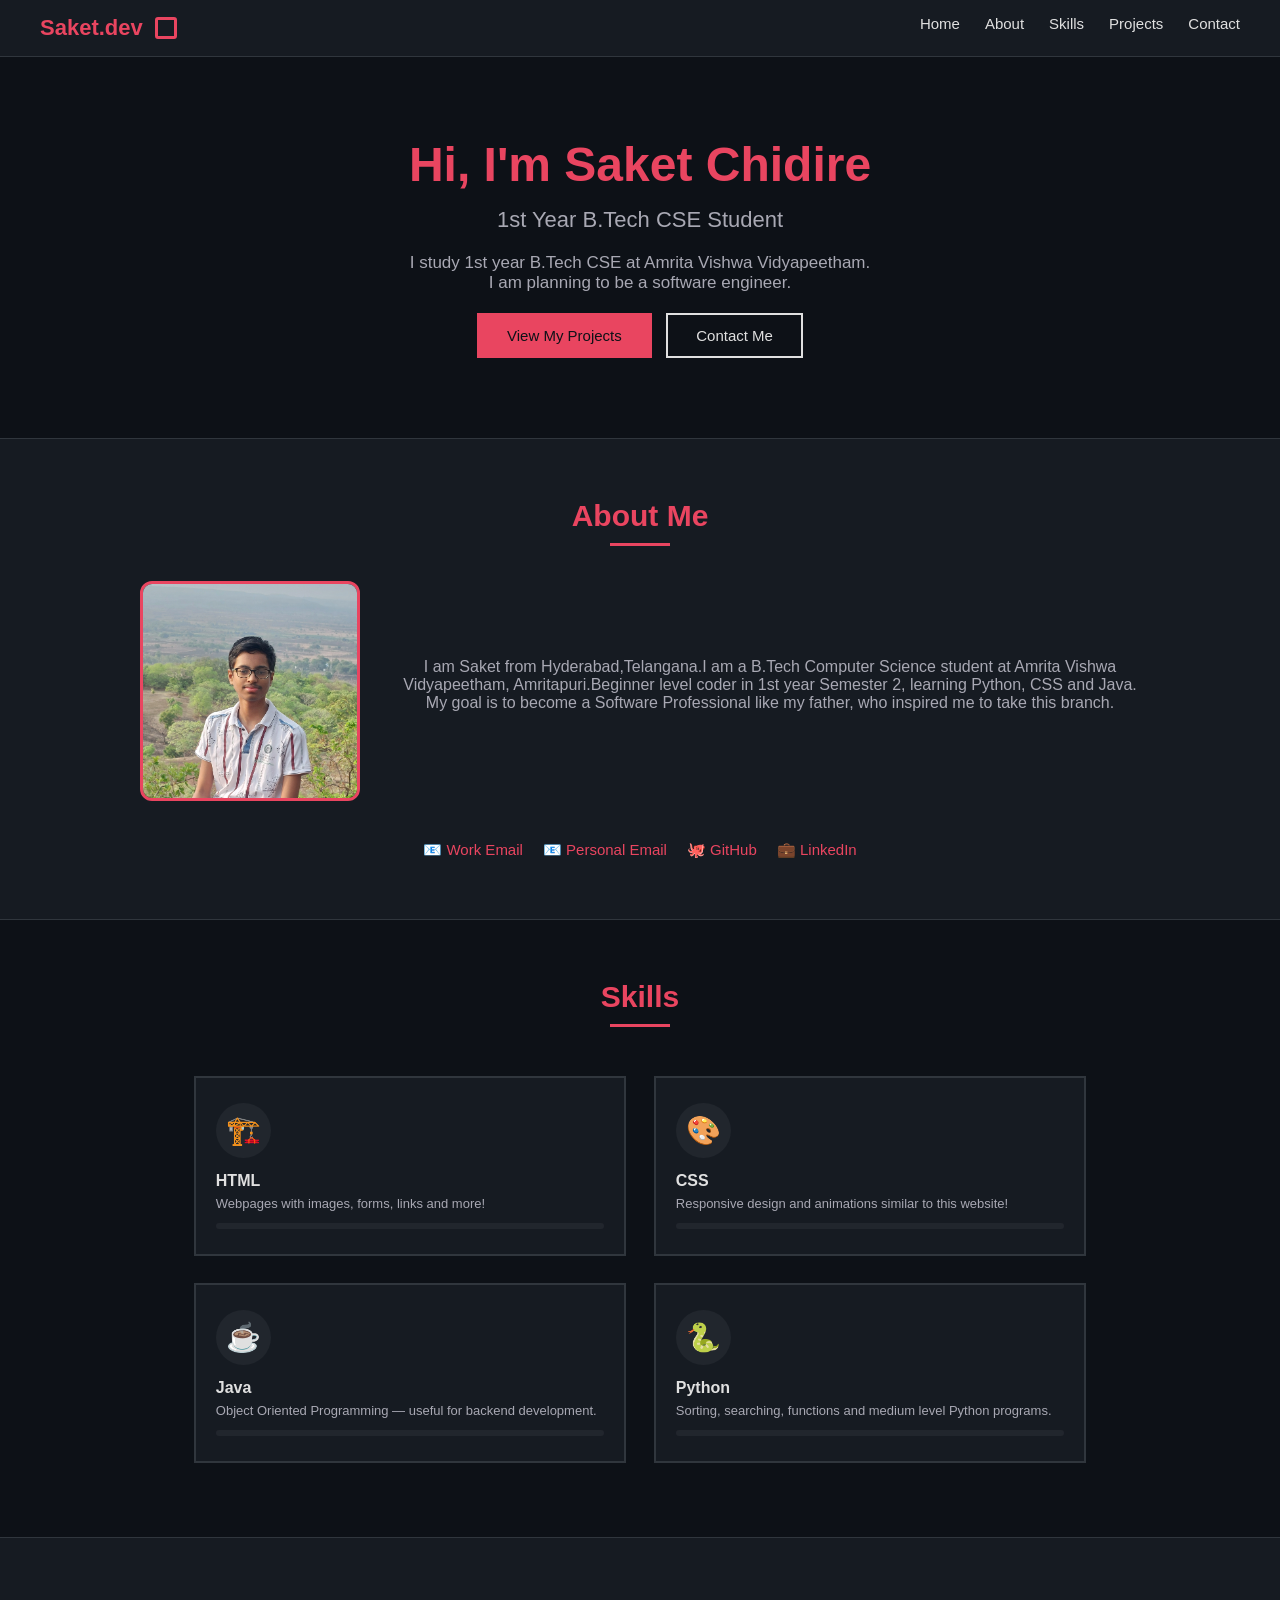
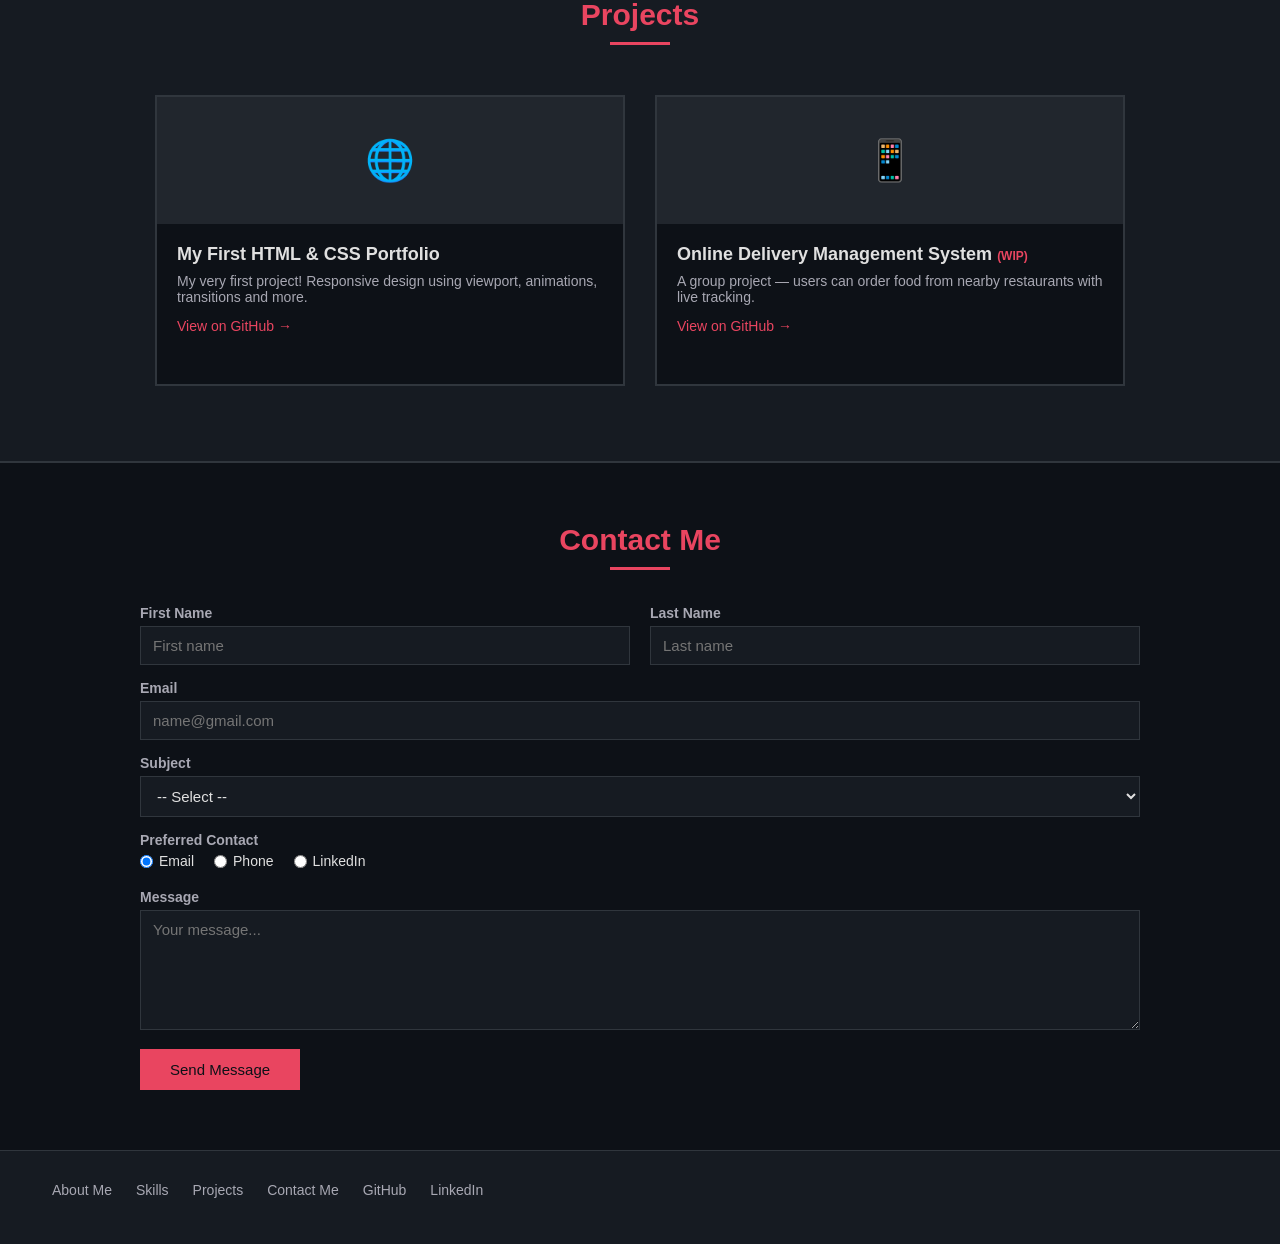
<file: index.html>
<!DOCTYPE html>
<html>
<head>
  <meta charset="UTF-8">
  <meta name="viewport" content="width=device-width, initial-scale=1.0">
  <title>My Portfolio</title>
  <link rel="stylesheet" href="style.css">
</head>
<body>

  <div id="navbar">
    <div class="nav-inner">
      <div class="logo-wrap">
        <a href="#home" class="logo">Saket.dev</a>
        <div class="loading-box"></div>
      </div>
      <ul class="nav-links">
        <li><a href="#home">Home</a></li>
        <li><a href="#about">About</a></li>
        <li><a href="#skills">Skills</a></li>
        <li><a href="#projects">Projects</a></li>
        <li><a href="#contact">Contact</a></li>
      </ul>
    </div>
  </div>

  <div id="home">
    <h1>Hi, I'm Saket Chidire</h1>
    <h2>1st Year B.Tech CSE Student</h2>
    <p>I study 1st year B.Tech CSE at Amrita Vishwa Vidyapeetham.<br>I am planning to be a software engineer.</p>
    <a href="#projects" class="btn">View My Projects</a>
    <a href="#contact" class="btn-outline">Contact Me</a>
  </div>

  <div id="about">
    <div class="inner">
      <h2>About Me</h2>
      <hr class="divider" />
      
      <div class="about-inner">
        <div class="about-photos">
          <img src="photo.webp" alt="Saket Chidire" class="about-photo" />
        </div>
        <div class="about-text">
          
          <p>I am Saket from Hyderabad,Telangana.I am a B.Tech Computer Science student at Amrita Vishwa Vidyapeetham, Amritapuri.Beginner level coder in 1st year Semester 2, learning Python, CSS and Java.
            My goal is to become a Software Professional like my father, who inspired me to take this branch.</p>
        </div>
      </div>

      <div class="about-links">
        <a href="mailto:am.sc.u4cse25345@am.students.amrita.edu">&#128231; Work Email</a>
        <a href="mailto:saketchidire@gmail.com">&#128231; Personal Email</a>
        <a href="https://github.com/SaketC86" target="_blank">&#128025; GitHub</a>
        <a href="https://www.linkedin.com/in/saket-chidire-988ba2376/" target="_blank">&#128188; LinkedIn</a>
      </div>

    </div>
  </div>

  <section id="skills">
    <h2>Skills</h2>
    <hr class="divider" />
    <div class="skills-grid">
      <div class="skill-card">
        <div class="skill-icon">🏗️</div>
        <h3>HTML</h3>
        <p>Webpages with images, forms, links and more!</p>
        <div class="skill-bar-track"><div class="skill-bar"></div></div>
      </div>
      <div class="skill-card">
        <div class="skill-icon">🎨</div>
        <h3>CSS</h3>
        <p>Responsive design and animations similar to this website!</p>
        <div class="skill-bar-track"><div class="skill-bar"></div></div>
      </div>
      <div class="skill-card">
        <div class="skill-icon">☕</div>
        <h3>Java</h3>
        <p>Object Oriented Programming — useful for backend development.</p>
        <div class="skill-bar-track"><div class="skill-bar"></div></div>
      </div>
      <div class="skill-card">
        <div class="skill-icon">🐍</div>
        <h3>Python</h3>
        <p>Sorting, searching, functions and medium level Python programs.</p>
        <div class="skill-bar-track"><div class="skill-bar"></div></div>
      </div>
    </div>
  </section>

  <div id="projects">
    <h2>Projects</h2>
    <hr class="divider" />
    <div class="proj-wrap">
      <div class="card">
        <div class="card-thumb">&#127760;</div>
        <div class="card-body">
          <h3>My First HTML &amp; CSS Portfolio</h3>
          <p>My very first project! Responsive design using viewport, animations, transitions and more.</p>
          <a href="https://github.com/SaketC86" target="_blank">View on GitHub &rarr;</a>
        </div>
      </div>
      <div class="card">
        <div class="card-thumb">&#128241;</div>
        <div class="card-body">
          <h3>Online Delivery Management System <span style="font-size:12px;color:rgb(233, 69, 96);">(WIP)</span></h3>
          <p>A group project — users can order food from nearby restaurants with live tracking.</p>
          <a href="https://github.com/SaketC86/CSE111_CaseStudy_GroupD2" target="_blank">View on GitHub &rarr;</a>
        </div>
      </div>
    </div>
  </div>

  <div id="contact">
    <div class="inner">
      <h2>Contact Me</h2>
      <hr class="divider" />
      <form action="thankyou.html" method="get">
        <div class="form-row">
          <div class="form-group">
            <label for="fname">First Name</label>
            <input type="text" id="fname" name="fname" placeholder="First name" required />
          </div>
          <div class="form-group">
            <label for="lname">Last Name</label>
            <input type="text" id="lname" name="lname" placeholder="Last name" required />
          </div>
        </div>
        <div class="form-group">
          <label for="email">Email</label>
          <input type="email" id="email" name="email" placeholder="name@gmail.com" required />
        </div>
        <div class="form-group">
          <label for="subject">Subject</label>
          <select id="subject" name="subject">
            <option value="">-- Select --</option>
            <option value="collab">Project Collaboration</option>
            <option value="feedback">Portfolio Feedback</option>
            <option value="internship">Internship</option>
            <option value="other">Other</option>
          </select>
        </div>
        <div class="form-group">
          <label>Preferred Contact</label>
          <div class="radio-group">
            <label><input type="radio" name="pref" value="email" checked /> Email</label>
            <label><input type="radio" name="pref" value="phone" /> Phone</label>
            <label><input type="radio" name="pref" value="linkedin" /> LinkedIn</label>
          </div>
        </div>
        <div class="form-group">
          <label for="message">Message</label>
          <textarea id="message" name="message" placeholder="Your message..." required></textarea>
        </div>
        <button type="submit" class="form-btn">Send Message</button>
      </form>
    </div>
  </div>

  <div id="footer">
    <ul>
      <li><a href="#about">About Me</a></li>
      <li><a href="#skills">Skills</a></li>
      <li><a href="#projects">Projects</a></li>
      <li><a href="#contact">Contact Me</a></li>
      <li><a href="https://github.com/SaketC86" target="_blank">GitHub</a></li>
      <li><a href="https://www.linkedin.com/in/saket-chidire-988ba2376/" target="_blank">LinkedIn</a></li>
    </ul>
  </div>

</body>
</html>
</file>
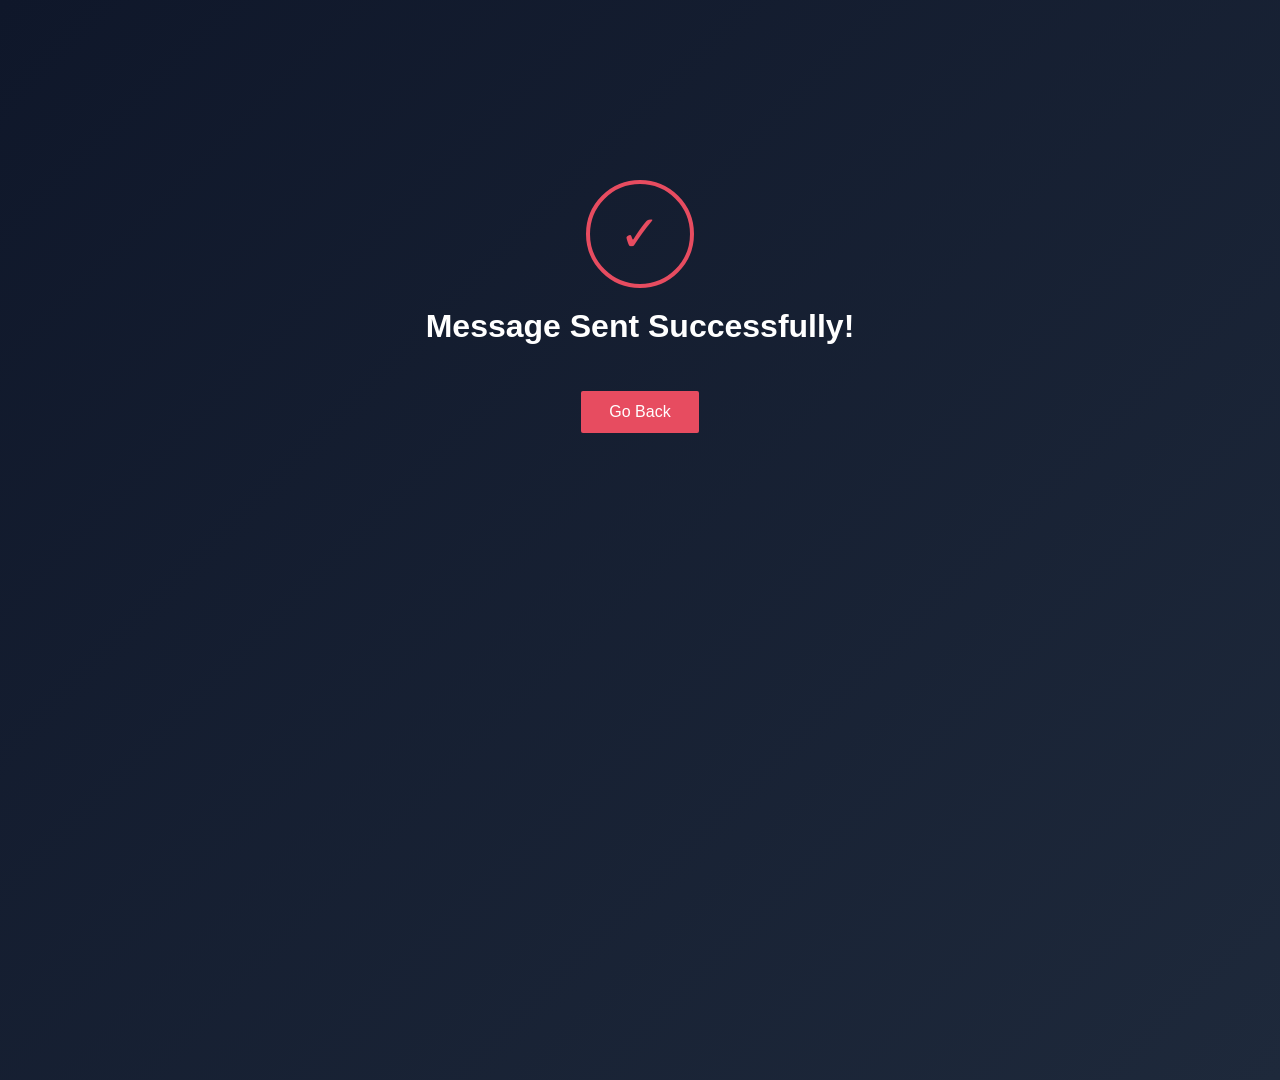
<file: thankyou.html>
<!DOCTYPE html>
<html>
<head>
  <title>Message Sent</title>
  <meta name="viewport" content="width=device-width, initial-scale=1.0">

  <style>
    body {
      margin: 0;
      height: 100vh;
      background: linear-gradient(135deg, #0f172a, #1e293b);
      font-family: Arial, sans-serif;
      color: white;
      text-align: center;
    }

    .box {
      margin-top: 20vh;
      animation: fadeIn 1s ease-in-out;
    }

    .circle {
      width: 100px;
      height: 100px;
      border-radius: 50%;
      border: 4px solid rgb(231, 76, 96);
      margin: 0 auto;
      line-height: 100px;
      font-size: 50px;
      color: rgb(231, 76, 96);
      animation: pop 0.5s ease;
    }

    h1 {
      margin-top: 20px;
      animation: slideUp 0.6s ease;
    }

    .btn {
      display: inline-block;
      margin-top: 25px;
      padding: 12px 28px;
      background: rgb(231, 76, 96);
      color: white;
      text-decoration: none;
      border-radius: 2px;
      font-weight: 500;
      transition: 0.3s;
    }

    .btn:hover {
      background: rgb(200, 60, 80);
    }

    @keyframes pop {
      0% { transform: scale(0); }
      100% { transform: scale(1); }
    }

    @keyframes fadeIn {
      from { opacity: 0; }
      to { opacity: 1; }
    }

    @keyframes slideUp {
      from { transform: translateY(20px); opacity: 0; }
      to { transform: translateY(0); opacity: 1; }
    }

  </style>
</head>

<body>

  <div class="box">
    <div class="circle">✓</div>
    <h1>Message Sent Successfully!</h1>
    <a href="index.html" class="btn">Go Back</a>
  </div>

</body>
</html>
</file>
<file: style.css>
html { scroll-behavior: smooth; }

* {
  margin: 0;
  padding: 0;
  box-sizing: border-box;
}

body {
  font-family: Arial, sans-serif;
  font-size: 16px;
  background-color: rgb(13, 17, 23);
  color: rgb(224, 224, 224);
}

@keyframes loading {
  0%   { transform: rotateX(0deg)   rotateY(0deg)   rotateZ(0deg); }
  33%  { transform: rotateX(180deg) rotateY(0deg)   rotateZ(0deg); }
  67%  { transform: rotateX(180deg) rotateY(180deg) rotateZ(0deg); }
  100% { transform: rotateX(180deg) rotateY(180deg) rotateZ(180deg); }
}

@keyframes fadeIn {
  from { opacity: 0; }
  to   { opacity: 1; }
}

@keyframes fillBar {
  from { width: 0%; }
  to   { width: 100%; }
}

@keyframes barPulse {
  from { background-color: rgb(233, 69, 96); }
  to   { background-color: rgb(233, 69, 96); }
}

@keyframes borderPulse {
  from { border-color: rgb(48, 54, 61); }
  to   { border-color: rgb(233, 69, 96); }
}

.divider {
  border: none;
  border-top: 3px solid rgb(233, 69, 96);
  width: 60px;
  margin: 0 auto 35px;
}

.inner {
  max-width: 1000px;
  margin: 0 auto;
}

/* NAVBAR */
#navbar {
  background-color: rgb(22, 27, 34);
  padding: 15px 40px;
  border-bottom: 1px solid rgb(48, 54, 61);
}

.nav-inner {
  overflow: hidden;
}

.logo-wrap {
  float: left;
  display: flex;
  align-items: center;
  gap: 12px;
}

.logo {
  font-size: 22px;
  font-weight: bold;
  color: rgb(233, 69, 96);
  text-decoration: none;
}

.loading-box {
  width: 22px;
  height: 22px;
  border: 3px solid rgb(233, 69, 96);
  border-radius: 3px;
  animation: loading 2s ease-in-out infinite;
}

.nav-links {
  float: right;
  list-style: none;
  display: flex;
  gap: 25px;
}

.nav-links a {
  color: rgb(224, 224, 224);
  text-decoration: none;
  font-size: 15px;
}

.nav-links a:hover {
  color: rgb(233, 69, 96);
}

#home {
  background-color: rgb(13, 17, 23);
  color: rgb(255, 255, 255);
  padding: 80px 40px;
  text-align: center;
}

#home h1 {
  font-size: 48px;
  margin-bottom: 15px;
  color: rgb(233, 69, 96);
  opacity: 0;
  animation: fadeIn 1s ease forwards;
}

#home h2 {
  font-size: 22px;
  font-weight: normal;
  margin-bottom: 20px;
  color: rgb(168, 168, 179);
  opacity: 0;
  animation: fadeIn 1s ease forwards 1s;
}

#home p {
  font-size: 17px;
  color: rgb(168, 168, 179);
  margin-bottom: 20px;
  opacity: 0;
  animation: fadeIn 1s ease forwards 2s;
}

.btn {
  background-color: rgb(233, 69, 96);
  color: rgb(13, 17, 23);
  padding: 12px 28px;
  text-decoration: none;
  font-size: 15px;
  border: 2px solid rgb(233, 69, 96);
  margin-right: 10px;
  display: inline-block;
}

.btn-outline {
  color: rgb(224, 224, 224);
  padding: 12px 28px;
  text-decoration: none;
  font-size: 15px;
  border: 2px solid rgb(224, 224, 224);
  display: inline-block;
}

.btn:hover { background-color: rgb(199, 54, 82); }
.btn-outline:hover { background-color: rgb(224, 224, 224); color: rgb(13, 17, 23); }

#about {
  background-color: rgb(22, 27, 34);
  padding: 60px 40px;
  border-top: 1px solid rgb(48, 54, 61);
  border-bottom: 1px solid rgb(48, 54, 61);
}

#about h2 {
  font-size: 30px;
  margin-bottom: 10px;
  color: rgb(233, 69, 96);
  text-align: center;
}

#about p {
  font-size: 16px;
  color: rgb(168, 168, 179);
  margin-bottom: 12px;
}

.about-inner {
  display: flex;
  align-items: center;
  justify-content: center;
  gap: 40px;
  margin-top: 20px;
}

.about-photos {
  display: flex;
  flex-direction: column;
  gap: 15px;
  flex-shrink: 0;
}

.about-photo {
  width: 220px;
  height: 220px;
  object-fit: cover;
  border-radius: 12px;
  border: 3px solid rgb(233, 69, 96);
}

.about-text {
  flex: 1;
  text-align: center; 
}

.about-links {
  width: 100%;
  display: flex;
  justify-content: center;
  gap: 20px;
  flex-wrap: wrap;
  margin-top: 40px;
  clear: both; 
}

.about-links a {
  color: rgb(233, 69, 96);
  text-decoration: none;
  font-size: 15px;
}

.about-links a:hover { text-decoration: underline; }

/* SKILLS */
section {
  padding: 60px 40px;
  max-width: 1000px;
  margin: 0 auto;
}

section h2 {
  font-size: 30px;
  margin-bottom: 10px;
  color: rgb(233, 69, 96);
  text-align: center;
}

.skills-grid { overflow: hidden; }

.skill-card {
  float: left;
  width: 47%;
  margin: 1.5%;
  background-color: rgb(22, 27, 34);
  border: 2px solid rgb(48, 54, 61);
  padding: 25px 20px;
  box-sizing: border-box;
  transition: border-color 0.3s ease, box-shadow 0.3s ease;
}

.skill-card:hover {
  border-color: rgb(233, 69, 96);
  box-shadow: 0 0 0 2px rgb(233, 69, 96);
}

.skill-icon {
  font-size: 28px;
  width: 55px;
  height: 55px;
  border-radius: 50%;
  background-color: rgb(33, 38, 45);
  display: flex;
  align-items: center;
  justify-content: center;
  margin-bottom: 14px;
}

.skill-card h3 {
  font-size: 16px;
  font-weight: bold;
  margin-bottom: 6px;
  color: rgb(224, 224, 224);
}

.skill-card p {
  font-size: 13px;
  color: rgb(168, 168, 179);
  margin-bottom: 12px;
}

.skill-bar-track {
  background-color: rgb(33, 38, 45);
  border-radius: 4px;
  height: 6px;
  overflow: hidden;
}

.skill-bar {
  height: 100%;
  border-radius: 4px;
  width: 0%;
  animation: fillBar 1s ease-out forwards, barPulse 1.5s ease-in-out infinite alternate;
}


#projects {
  background-color: rgb(22, 27, 34);
  padding: 60px 40px;
  border-top: 1px solid rgb(48, 54, 61);
  border-bottom: 1px solid rgb(48, 54, 61);
}

#projects h2 {
  font-size: 30px;
  margin-bottom: 10px;
  color: rgb(233, 69, 96);
  text-align: center;
}

.proj-wrap {
  max-width: 1000px;
  margin: 0 auto;
  overflow: hidden;
}

.card {
  float: left;
  width: 47%;
  margin: 1.5%;
  background-color: rgb(13, 17, 23);
  border: 2px solid rgb(48, 54, 61);
  box-sizing: border-box;
  animation: borderPulse 2s ease-in-out infinite alternate;
}

.card-thumb {
  background-color: rgb(33, 38, 45);
  padding: 40px;
  text-align: center;
  font-size: 40px;
  transition: background-color 0.3s ease;
}

.card:hover .card-thumb { background-color: rgb(48, 54, 61); }

.card-body {
  padding: 20px;
  min-height: 160px;
}

.card-body h3 {
  font-size: 18px;
  margin-bottom: 8px;
  color: rgb(224, 224, 224);
}

.card-body p {
  font-size: 14px;
  color: rgb(168, 168, 179);
  margin-bottom: 12px;
}

.card-body a {
  color: rgb(233, 69, 96);
  text-decoration: none;
  font-size: 14px;
}

.card-body a:hover { text-decoration: underline; }

/* CONTACT */
#contact {
  background-color: rgb(13, 17, 23);
  padding: 60px 40px;
  border-top: 1px solid rgb(48, 54, 61);
}

#contact h2 {
  font-size: 30px;
  margin-bottom: 10px;
  color: rgb(233, 69, 96);
  text-align: center;
}

.form-group { margin-bottom: 15px; }

label {
  display: block;
  font-size: 14px;
  font-weight: bold;
  margin-bottom: 5px;
  color: rgb(168, 168, 179);
}

input, select, textarea {
  width: 100%;
  padding: 10px 12px;
  font-size: 15px;
  border: 1px solid rgb(48, 54, 61);
  background-color: rgb(22, 27, 34);
  color: rgb(224, 224, 224);
  font-family: Arial, sans-serif;
}

input:focus, select:focus, textarea:focus {
  border-color: rgb(233, 69, 96);
  outline: none;
}

textarea {
  height: 120px;
  resize: vertical;
}

.radio-group {
  display: flex;
  gap: 20px;
  margin-top: 5px;
}

.radio-group label {
  font-weight: normal;
  display: flex;
  align-items: center;
  gap: 6px;
  cursor: pointer;
  color: rgb(224, 224, 224);
}

.form-row {
  display: flex;
  gap: 20px;
}

.form-row .form-group { flex: 1; }

.form-btn {
  background-color: rgb(233, 69, 96);
  color: rgb(13, 17, 23);
  border: none;
  padding: 12px 30px;
  font-size: 15px;
  cursor: pointer;
  font-family: Arial, sans-serif;
}

.form-btn:hover { background-color: rgb(199, 54, 82); }

#footer {
  background-color: rgb(22, 27, 34);
  color: rgb(168, 168, 179);
  padding: 30px 40px;
  text-align: center;
  border-top: 1px solid rgb(48, 54, 61);
}

#footer ul {
  list-style: none;
  margin-bottom: 15px;
  overflow: hidden;
}

#footer ul li {
  float: left;
  margin: 0 12px;
}

#footer ul a {
  color: rgb(168, 168, 179);
  text-decoration: none;
  font-size: 14px;
}

#footer ul a:hover { color: rgb(233, 69, 96); }
#footer p { font-size: 13px; }

@media (max-width: 768px) {
  .nav-inner   { flex-direction: column; gap: 15px; }
  #home        { padding: 60px 20px; }
  #home h1     { font-size: 34px; }
  .skill-card, .card { float: none; width: 100%; margin: 10px 0; }
  section      { padding: 40px 20px; }
  .form-row    { flex-direction: column; gap: 0; }
  #footer ul li { float: none; margin: 5px 0; }
  .about-inner { flex-direction: column; text-align: center; }
  .card-body   { min-height: unset; }
}

@media (max-width: 480px) {
  #home h1   { font-size: 26px; }
  .nav-links { flex-direction: column; gap: 10px; text-align: center; }
}
</file>
